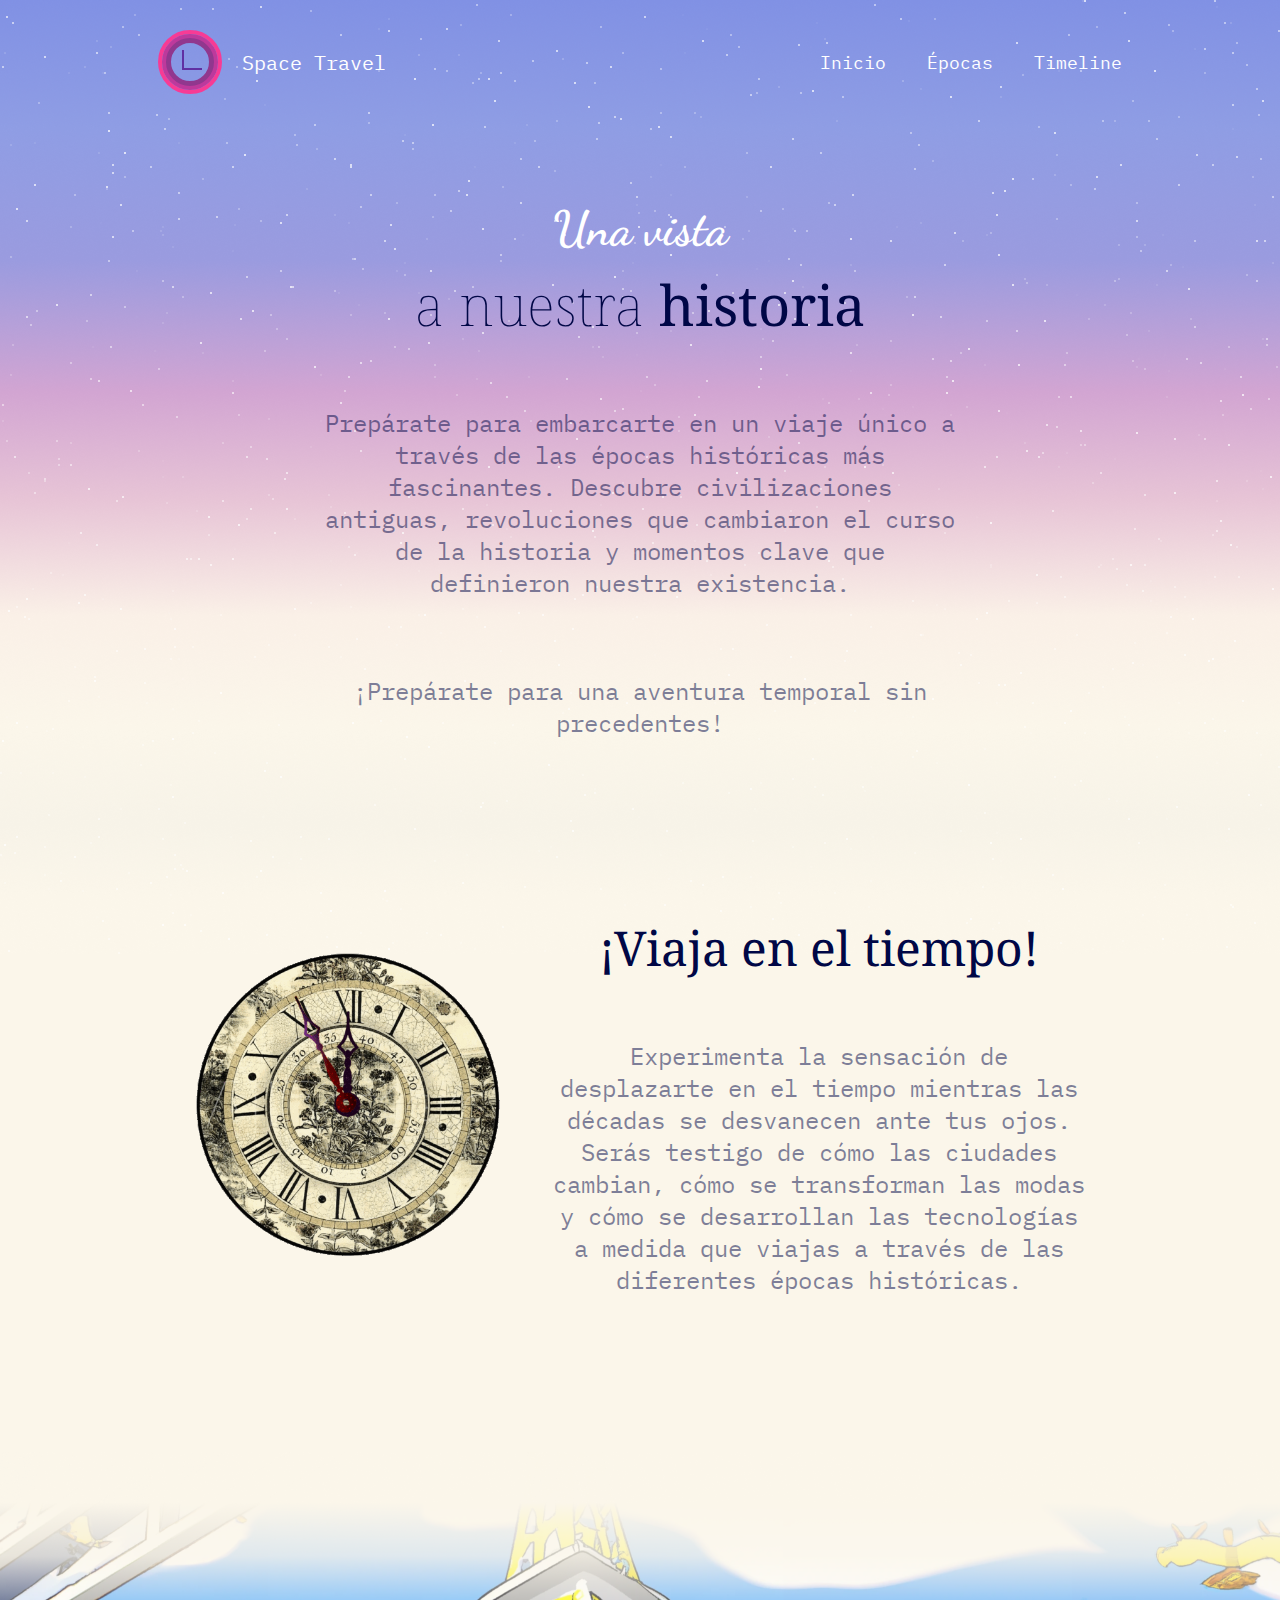
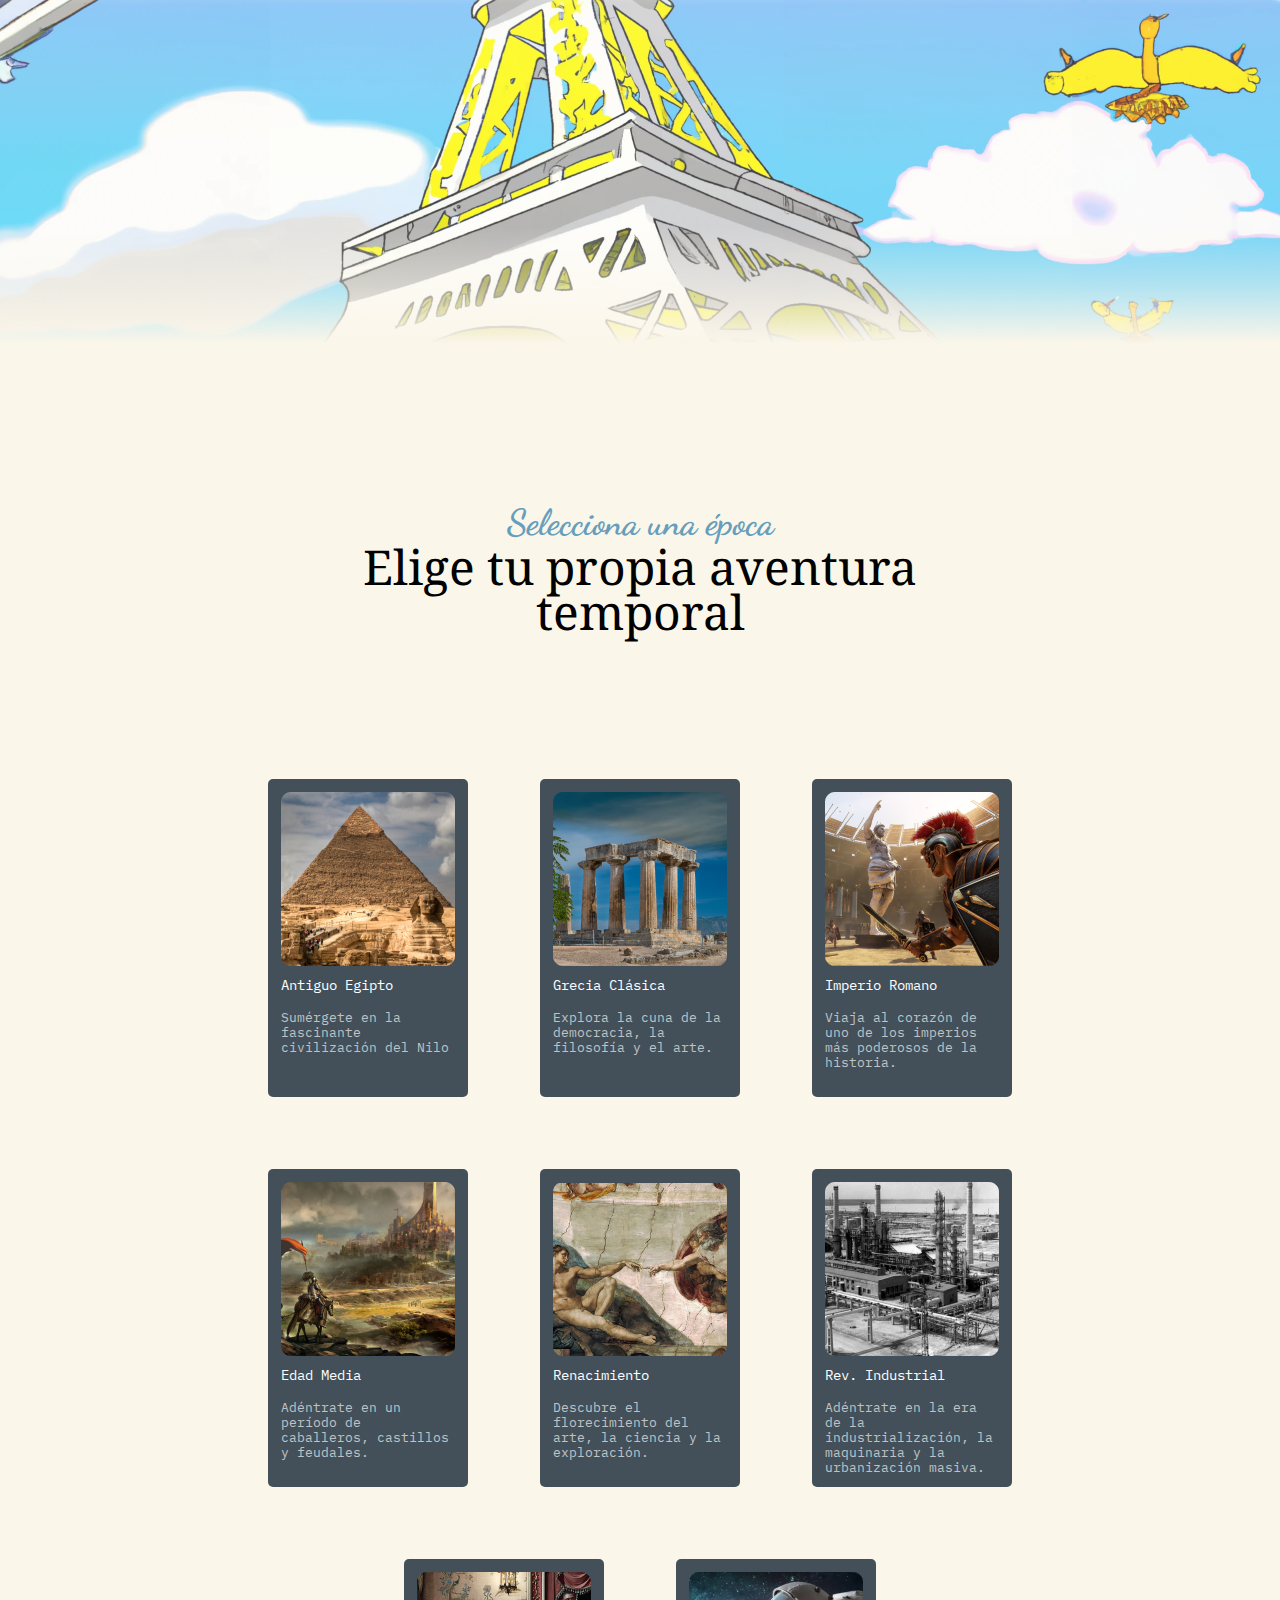
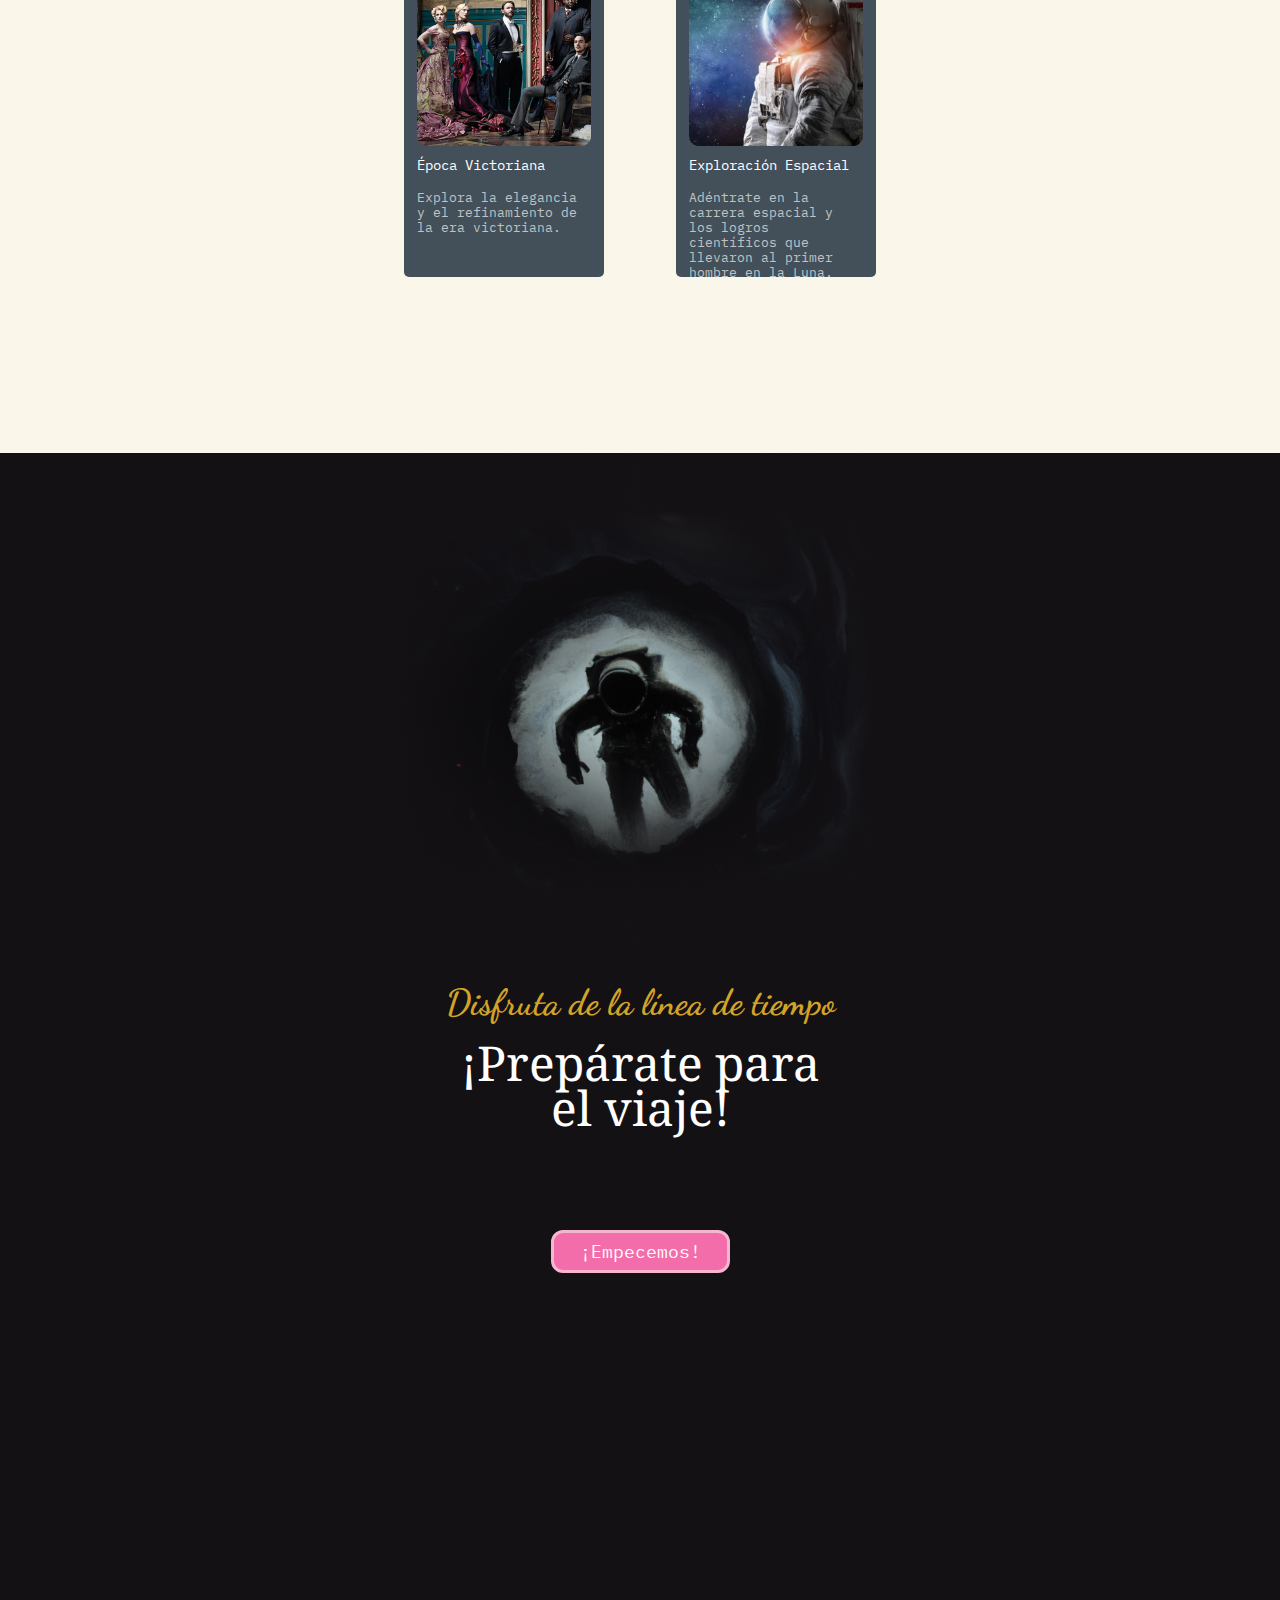
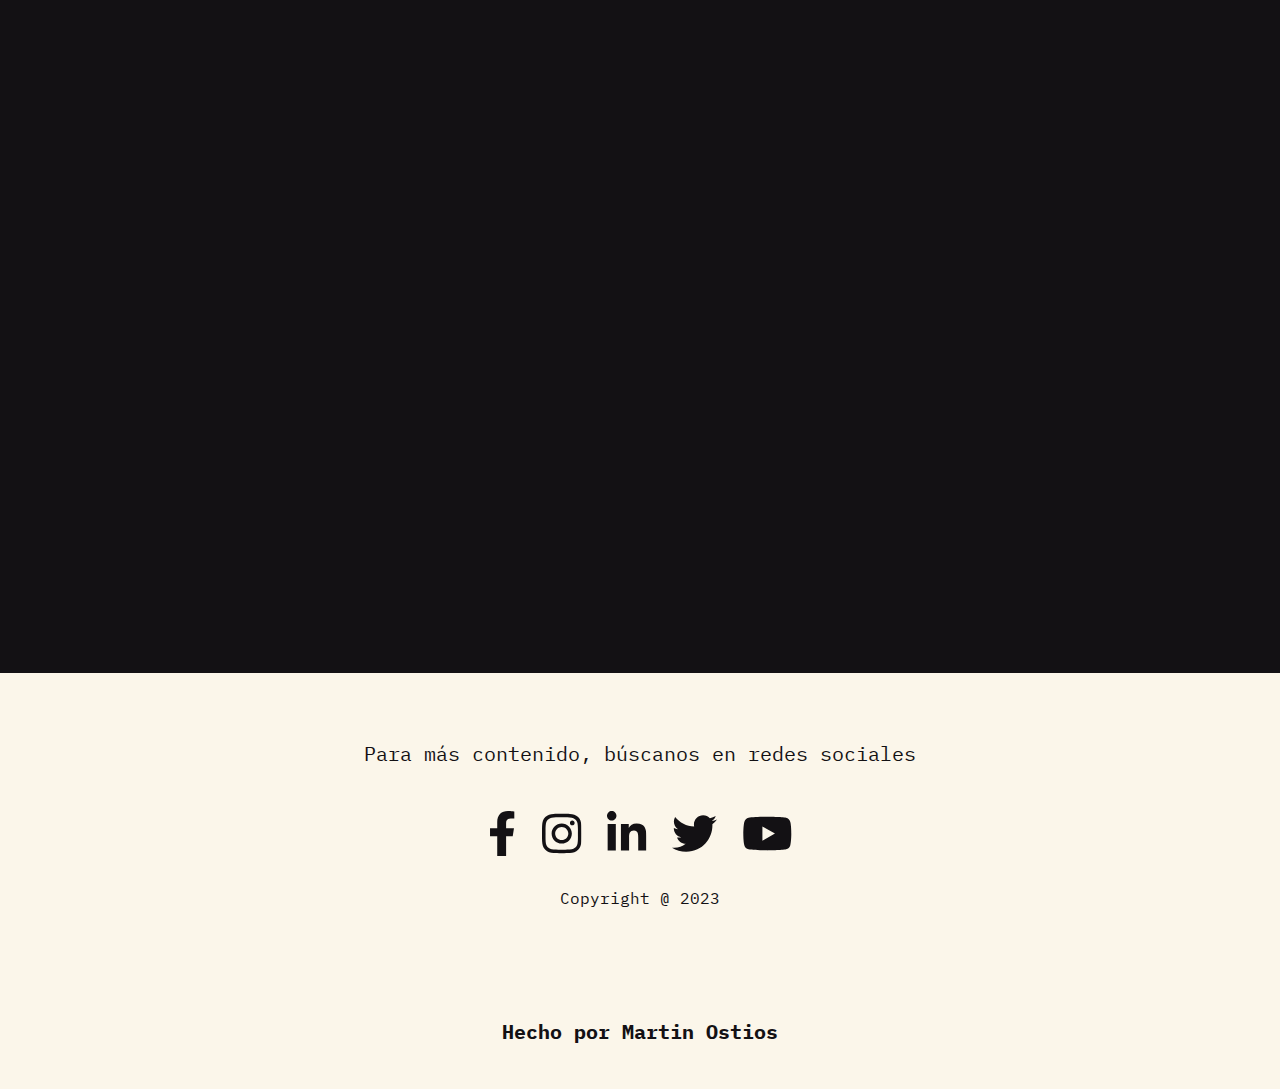
<file: index.html>
<!DOCTYPE html>
<html lang="en">

<head>
    <meta charset="UTF-8">
    <meta name="viewport" content="width=device-width, initial-scale=1.0">
    <title>Viajes en el tiempo</title>
    <link rel="stylesheet" href="public/style.css">
</head>

<body>
    <main>
        <header>
            <div class="logo">
                <img src="public/images/logo.svg" alt="">
                <p>Space Travel</p>
            </div>
            <div class="botones">
                <a href="#">
                    Inicio
                </a>
                <a href="#epoca">
                    Épocas
                </a>
                <a href="#timeline">
                    Timeline
                </a>
            </div>
        </header>
        <section class="landing">
            <h3>Una vista</h3>
            <h1>a nuestra <b>historia</b></h1>
            <p>
                Prepárate para embarcarte en un viaje único a través de las épocas históricas más fascinantes. Descubre
                civilizaciones antiguas, revoluciones que cambiaron el curso de la historia y momentos clave que
                definieron nuestra existencia.
            </p>
            <p>
                ¡Prepárate para una aventura temporal sin precedentes!
            </p>
        </section>
        <section class="seccion-reloj">
            <img src="public/images/reloj.gif" alt="">
            <div class="texto-reloj">
                <h2>¡Viaja en el tiempo!</h2>
                <p>Experimenta la sensación de desplazarte en el tiempo mientras las décadas se desvanecen ante tus
                    ojos.
                    Serás testigo de cómo las ciudades cambian, cómo se transforman las modas y cómo se desarrollan las
                    tecnologías a medida que viajas a través de las diferentes épocas históricas.</p>
            </div>
        </section>

        <section class="torre-eiffel">
        </section>
        <section class="seccion-epoca" id="epoca">
            <h3>Selecciona una época</h3>
            <h1>Elige tu propia aventura temporal</h1>
            <div class="epocas">
                <a href="antiguo-egipto.html" class="card-epoca">
                    <img src="public/images/antiguo-egipto.png" alt="">
                    <h3>Antiguo Egipto</h3>
                    <p>Sumérgete en la fascinante civilización del Nilo</p>
                </a>
                <a href="#" class="card-epoca">
                    <img src="public/images/grecia-clasica.png" alt="">
                    <h3>Grecia Clásica</h3>
                    <p>Explora la cuna de la democracia, la filosofía y el arte.</p>
                </a>
                <a href="#" class="card-epoca">
                    <img src="public/images/imperio-romano.png" alt="">
                    <h3>Imperio Romano</h3>
                    <p>Viaja al corazón de uno de los imperios más poderosos de la historia.</p>
                </a>
                <a href="#" class="card-epoca">
                    <img src="public/images/edad-media.png" alt="">
                    <h3>Edad Media</h3>
                    <p>Adéntrate en un período de caballeros, castillos y feudales.</p>
                </a>
                <a href="#" class="card-epoca">
                    <img src="public/images/renacimiento.png" alt="">
                    <h3>Renacimiento</h3>
                    <p>Descubre el florecimiento del arte, la ciencia y la exploración.</p>
                </a>
                <a href="#" class="card-epoca">
                    <img src="public/images/revolucion-industrial.png" alt="">
                    <h3>Rev. Industrial</h3>
                    <p>Adéntrate en la era de la industrialización, la maquinaria y la urbanización masiva.</p>
                </a>
                <a href="#" class="card-epoca">
                    <img src="public/images/epoca-victoriana.png" alt="">
                    <h3>Época Victoriana</h3>
                    <p>Explora la elegancia y el refinamiento de la era victoriana.</p>
                </a>
                <a href="#" class="card-epoca">
                    <img src="public/images/exploracion-espacial.png" alt="">
                    <h3>Exploración Espacial</h3>
                    <p>Adéntrate en la carrera espacial y los logros científicos que llevaron al primer hombre en la
                        Luna.</p>
                </a>
            </div>
        </section>
        <section class="seccion-timeline" id="timeline">
            <img src="public/images/astronauta.png" alt="">
            <h3>Disfruta de la línea de tiempo</h3>
            <h1>¡Prepárate para el viaje!</h1>
            <label for="check">¡Empecemos!</label>
            <input type="checkbox" name="check" id="check">
            <div class="test"></div>
            <div class="timeline">
                <div class="card-timeline">
                    <h3>3100 a.C. - 30 a.C.</h3>
                    <img src="public/images/antiguo-egipto.png" alt="">
                    <h1>Antiguo Egipto</h1>
                    <p>Auge del antiguo imperio, construcción de las pirámides, faraones y la vida cotidiana en el Nilo.
                    </p>
                </div>
                <div class="card-timeline">
                    <h3> 800 a.C. - 146 a.C.</h3>
                    <img src="public/images/grecia-clasica.png" alt="">
                    <h1>Grecia Clásica</h1>
                    <p>Desarrollo de la democracia, filosofía, teatro, Juegos Olímpicos y los imperios de Atenas y
                        Esparta.
                    </p>
                </div>
                <div class="card-timeline">
                    <h3>27 a.C. - 476 d.C.</h3>
                    <img src="public/images/imperio-romano.png" alt="">
                    <h1>Imperio Romano</h1>
                    <p>Expansión territorial, gobierno republicano e imperial, derecho romano, construcción de obras
                        arquitectónicas emblemáticas.
                    </p>
                </div>
                <div class="card-timeline">
                    <h3>476 d.C. - 1453 d.C.</h3>
                    <img src="public/images/edad-media.png" alt="">
                    <h1>Edad Media</h1>
                    <p>Feudalismo, reinos y señores feudales, caballeros, cruzadas, la peste negra y la consolidación de
                        la Iglesia Católica.
                    </p>
                </div>
                <div class="card-timeline">
                    <h3>siglos XIV-XVI</h3>
                    <img src="public/images/renacimiento.png" alt="">
                    <h1>Renacimiento</h1>
                    <p>Renovación cultural, arte y ciencia, descubrimientos geográficos, como el viaje de Colón a
                        América, y figuras como Leonardo da Vinci y Miguel Ángel.
                    </p>
                </div>
                <div class="card-timeline">
                    <h3>siglos XVIII-XIX</h3>
                    <img src="public/images/revolucion-industrial.png" alt="">
                    <h1>Revolución Industrial</h1>
                    <p>Cambios radicales en la producción y la sociedad con la mecanización, el desarrollo de la máquina
                        de vapor y la urbanización masiva.
                    </p>
                </div>
                <div class="card-timeline">
                    <h3>1837-1901</h3>
                    <img src="public/images/epoca-victoriana.png" alt="">
                    <h1>Época Victoriana</h1>
                    <p>Dominio del Reino Unido bajo la reina Victoria, expansión colonial, avances tecnológicos y
                        sociales, como la Revolución Industrial y la lucha por los derechos de la mujer.
                    </p>
                </div>
            </div>
        </section>
        <footer>
            <p>Para más contenido, búscanos en redes sociales</p>
            <div class="logos">
                <a href="https://facebook.com">
                    <img src="public/images/logo-facebook.svg" alt="">
                </a>
                <a href="#">
                    <img src="public/images/logo-instagram.svg" alt="">
                </a>
                <a href="#">
                    <img src="public/images/logo-linkedin.svg" alt="">
                </a>
                <a href="#">
                    <img src="public/images/logo-twitter.svg" alt="">
                </a>
                <a href="#">
                    <img src="public/images/logo-youtube.svg" alt="">
                </a>
            </div>
            <span>Copyright @ 2023</span>
            <p><b>Hecho por Martin Ostios</b></p>
        </footer>
    </main>

</body>

</html>
</file>
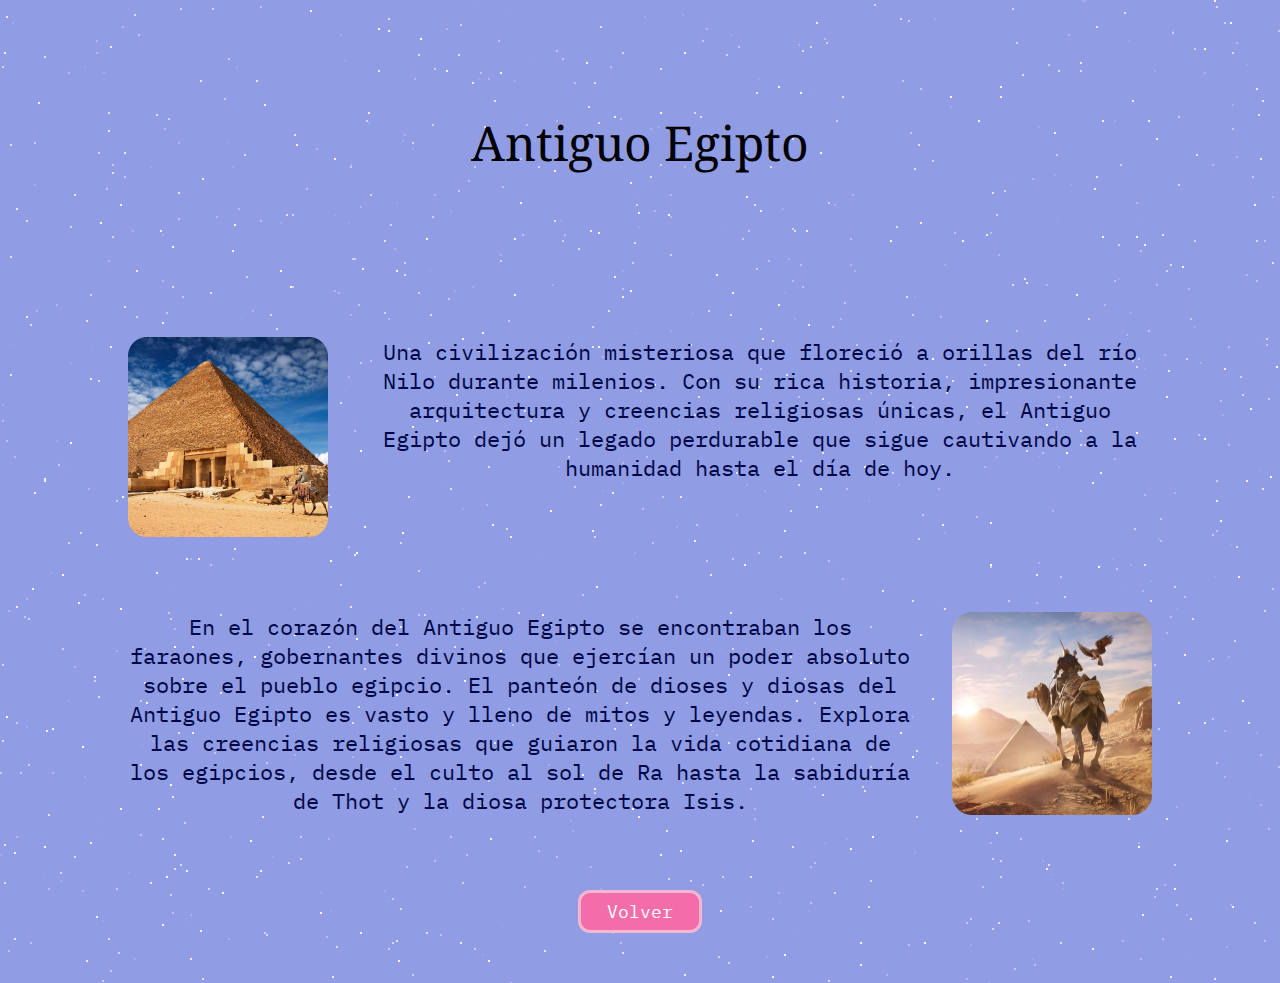
<file: antiguo-egipto.html>
<!DOCTYPE html>
<html lang="en">
<head>
    <meta charset="UTF-8">
    <meta name="viewport" content="width=device-width, initial-scale=1.0">
    <title>Viajes en el tiempo</title>
    <link rel="stylesheet" href="public/seccion.css">
</head>
<body>
    <main>
        <h1>Antiguo Egipto</h1>
        <div>
            <img src="public/images/seccion-egipto-1.png" alt="">
            <p>Una civilización misteriosa que floreció a orillas del río Nilo durante milenios. Con su rica historia, impresionante arquitectura y creencias religiosas únicas, el Antiguo Egipto dejó un legado perdurable que sigue cautivando a la humanidad hasta el día de hoy.</p>
        </div>
        <div>
            <p>En el corazón del Antiguo Egipto se encontraban los faraones, gobernantes divinos que ejercían un poder absoluto sobre el pueblo egipcio. El panteón de dioses y diosas del Antiguo Egipto es vasto y lleno de mitos y leyendas. Explora las creencias religiosas que guiaron la vida cotidiana de los egipcios, desde el culto al sol de Ra hasta la sabiduría de Thot y la diosa protectora Isis.</p>
            <img src="public/images/seccion-egipto-2.png" alt="">
        </div>
        <a href="index.html">Volver</a>
    </main>
</body>
</html>
</file>
<file: public/style.css>
@import url('https://fonts.googleapis.com/css2?family=Dancing+Script:wght@700&family=IBM+Plex+Mono:wght@300;400;500&family=Noto+Serif:wght@100;500;700&display=swap');

* {
    margin: 0;
    padding: 0;
    box-sizing: border-box;
    scroll-behavior: smooth;
}

body {
    background-color: #FBF6EA;
}

main {
    background: url(images/background.png);
    height: 954px;
    display: flex;
    flex-direction: column;
    align-items: center;
}

header {
    display: flex;
    color: #FFF;
    font-family: IBM Plex Mono;
    font-size: 20px;
    font-style: normal;
    font-weight: 400;
    line-height: normal;
    width: 80%;
    align-items: center;
    justify-content: space-between;
    padding: 30px;
    flex-wrap: wrap;
}

.logo {
    display: flex;
    align-items: center;
    cursor: pointer;
    gap: 20px;
}

.botones {
    display: flex;
    gap: 41px;
}

.botones>a {
    color: #FFF;
    font-family: IBM Plex Mono;
    background-color: rgba(250, 235, 215, 0);
    font-size: 18px;
    font-style: normal;
    font-weight: 400;
    line-height: normal;
    text-decoration: none;
}

.landing {
    margin-top: 76px;
    display: flex;
    flex-direction: column;
    align-items: center;
}

.landing>h3 {
    color: #FFF;
    text-align: center;
    font-family: Dancing Script;
    font-size: 48px;
    font-style: normal;
    font-weight: 700;
    line-height: normal;
    margin-bottom: 9px;
}

.landing>h1 {
    color: #000746;
    text-align: center;
    font-family: Noto Serif;
    font-size: 56px;
    font-style: normal;
    font-weight: 100;
    line-height: normal;
    margin-bottom: 65px;
}

.landing>p {
    color: rgba(0, 7, 70, 0.50);
    text-align: center;
    font-family: IBM Plex Mono;
    font-size: 24px;
    font-style: normal;
    font-weight: 400;
    line-height: normal;
    margin-bottom: 76px;
    width: 50%;
}

.seccion-reloj {
    display: flex;
    align-items: center;
    width: 70%;
    justify-content: center;
    gap: 44px;
    margin-top: 100px;
    margin-bottom: 156px;
}

.seccion-reloj>img {
    width: 35%;
}

.texto-reloj {
    width: 65%;
    display: flex;
    flex-direction: column;
    gap: 60px;
}


.texto-reloj>h2 {
    color: #000746;
    text-align: center;
    font-family: Noto Serif;
    font-size: 48px;
    font-style: normal;
    font-weight: 400;
    line-height: normal;
}

.texto-reloj>p {
    color: rgba(0, 7, 70, 0.50);
    text-align: center;
    font-family: IBM Plex Mono;
    font-size: 24px;
    font-style: normal;
    font-weight: 400;
    line-height: normal;
}

.torre-eiffel {
    background-image: url(images/torre-eiffel.png);
    background-position: center center;
    width: 100%;
    height: 513px;
    flex-shrink: 0;
}


.seccion-epoca {
    margin-top: 136px;
    display: flex;
    flex-direction: column;
    align-items: center;
    justify-content: center;
    margin-bottom: 176px;
}

.seccion-epoca>h3 {
    color: #669EBC;
    font-family: Dancing Script;
    font-size: 36px;
    font-style: normal;
    font-weight: 700;
    line-height: normal;
}

.seccion-epoca>h1 {
    color: #000;
    width: 50%;
    text-align: center;
    font-family: Noto Serif;
    font-size: 48px;
    font-style: normal;
    font-weight: 400;
    line-height: 45px;
}

.epocas {
    display: flex;
    margin-top: 145px;
    flex-wrap: wrap;
    gap: 72px;
    width: 60%;
    align-items: center;
    justify-content: center;
}

.card-epoca {
    width: 200px;
    height: 318px;
    flex-shrink: 0;
    border-radius: 5px;
    transition: transform .3s;
    background: #435059;
    padding: 13px;
    transform: scale(1);
    text-decoration: none;
}

.card-epoca:hover {
    transform: scale(1.05);
}

.card-epoca>h3 {
    color: #FFF;
    font-family: IBM Plex Mono;
    font-size: 14px;
    font-style: normal;
    font-weight: 400;
    line-height: 15px;
    margin-top: 8px;
}

.card-epoca>p {
    color: rgba(255, 255, 255, 0.67);
    font-family: IBM Plex Mono;
    font-size: 13px;
    font-style: normal;
    font-weight: 400;
    line-height: 15px;
    margin-top: 17px;
}

.seccion-timeline {
    background-color: #131114;
    width: 100%;
    display: flex;
    flex-direction: column;
    align-items: center;
    position: relative;
}

.seccion-timeline>h3 {
    color: #D3A327;
    font-family: Dancing Script;
    text-align: center;
    font-size: 36px;
    font-style: normal;
    font-weight: 700;
    line-height: normal;
    margin-top: 36px;
}

.seccion-timeline>h1 {
    color: #FFF;
    text-align: center;
    width: 30%;
    font-family: Noto Serif;
    font-size: 48px;
    font-style: normal;
    font-weight: 400;
    line-height: 45px;
    margin-top: 16px;
    /* 93.75% */
}

.seccion-timeline>label {
    background-color: #F26DAA;
    border-style: solid;
    border-radius: 12px;
    border-color: #F7B6D0;
    color: #FFF;
    font-family: IBM Plex Mono;
    font-size: 18px;
    font-style: normal;
    font-weight: 400;
    line-height: normal;
    padding: 7px 26px 7px 26px;
    margin-top: 100px;
    cursor: pointer;
    transition: opacity .4s;
    opacity: 1;
    margin-bottom: 1000px;
}

#check{
    display: none;
}

.seccion-timeline>label:hover {
    opacity: 0.9;
}

.timeline {
    display: flex;
    flex-direction: row-reverse;
    position: absolute;
    left: -1050%;
    bottom: 350px;
    gap: 300px;
}

.card-timeline {
    display: flex;
    flex-direction: column;
    align-items: center;
    justify-content: center;
    width: 450px;
    padding-bottom: 80px;
}

.card-timeline>h3 {
    color: #FFF;
    text-align: center;
    font-family: IBM Plex Mono;
    font-size: 18px;
    font-style: normal;
    font-weight: 400;
    line-height: normal;
}

.card-timeline>img {
    width: 227px;
    height: 227px;
    flex-shrink: 0;
    border-radius: 50%;
    margin-top: 16px;
}

.card-timeline>h1 {
    color: #FFF;
    text-align: center;
    font-family: IBM Plex Mono;
    font-size: 24px;
    font-style: normal;
    font-weight: 400;
    line-height: normal;
    margin-top: 15px;
}

.card-timeline>p {
    color: rgba(255, 255, 255, 0.67);
    text-align: center;
    font-family: IBM Plex Mono;
    font-size: 18px;
    font-style: normal;
    font-weight: 400;
    line-height: normal;
    width: 80%;
    margin-top: 19px;
}

footer {
    display: flex;
    flex-direction: column;
    align-items: center;
    padding-top: 67px;
}

footer>p {
    color: #131114;
    font-family: IBM Plex Mono;
    font-size: 20px;
    font-style: normal;
    font-weight: 400;
    line-height: normal;
    margin-bottom: 44px;
    text-align: center;
}

footer>span {
    color: #131114;
    font-family: IBM Plex Mono;
    font-size: 16px;
    font-style: normal;
    font-weight: 400;
    line-height: normal;
    margin-bottom: 110px;
    margin-top: 28px;
}

.logos {
    display: flex;
    gap: 25px;
    flex-wrap: wrap;
}



/*
Parte responsive
*/

@media screen and (width < 750px) {

    /*Navbar*/
    header {
        flex-direction: column;
        gap: 20px;
        width: 95%;
        padding: 10px;
    }

    .seccion-reloj>img {
        width: 60%;
    }

    .seccion-reloj {
        flex-direction: column;
    }

    .texto-reloj {
        width: 100%;
    }

    .texto-reloj>p {
        font-size: 18px;
    }

    .texto-reloj>h2 {
        font-size: 36px;
    }

    .landing>p {
        width: 80%;
        font-size: 18px;
    }

    .seccion-epoca>h1 {
        width: 70%;
        font-size: 36px;
    }

    .seccion-epoca>h3 {
        font-size: 28px;
    }

    .seccion-timeline>h1 {
        width: 80%;
        font-size: 36px;
    }

    .seccion-timeline>h3 {
        font-size: 28px;
    }

    .seccion-timeline>img {
        width: 80%;
    }
    .card-timeline{
        width: 300px;
    }

    .card-timeline>p {
        width: 100%;
    }

    footer>p {
        font-size: 14px;
    }

    footer>span {
        font-size: 12px;
    }

}


/*
Parte animaciones
*/


#check:checked ~ .timeline{
    animation-name: timeline;
    animation-duration: 70s;
    animation-timing-function: linear;
}

@keyframes timeline{
    0%{
        left: -1050%;
    }
    4%{
        left: -950%;
    }
    12%{
        left: -950%;
    }
    16%{
        left: -790%;
    }
    24%{
        left: -790%;
    }
    28%{
        left: -630%;
    }
    36%{
        left: -630%;
    }
    40%{
        left: -468%;
    }
    48%{
        left: -468%;
    }
    52%{
        left: -310%;
    }
    60%{
        left: -310%;
    }
    64%{
        left: -148%;
    }
    72%{
        left: -148%;
    }
    76%{
        left: 10%;
    }
    84%{
        left: 10%;
    }
    88%{
        left: 164%;
    }
    100%{
        left: 164%;
    }
}
</file>
<file: public/seccion.css>
@import url('https://fonts.googleapis.com/css2?family=Dancing+Script:wght@700&family=IBM+Plex+Mono:wght@300;400;500&family=Noto+Serif:wght@100;500;700&display=swap');

* {
    margin: 0;
    padding: 0;
    box-sizing: border-box;
}

main {
    width: 100%;
    background-image: url(images/background-secciones.png);
    display: flex;
    flex-direction: column;
    align-items: center;
    gap: 75px;
}

div {
    display: flex;
    width: 80%;
    gap: 40px;
}

h1 {
    color: #000;
    text-align: center;
    font-family: Noto Serif;
    font-size: 48px;
    font-style: normal;
    font-weight: 400;
    line-height: 45px;
    margin-top: 120px;
    margin-bottom: 97px;
    /* 93.75% */
}

p {
    color: #000746;
    text-align: center;
    font-family: IBM Plex Mono;
    font-size: 22px;
    font-style: normal;
    font-weight: 400;
    line-height: normal;
}




a {
    background-color: #F26DAA;
    border-style: solid;
    border-radius: 12px;
    border-color: #F7B6D0;
    color: #FFF;
    font-family: IBM Plex Mono;
    font-size: 18px;
    font-style: normal;
    font-weight: 400;
    line-height: normal;
    padding: 7px 26px 7px 26px;
    cursor: pointer;
    text-decoration: none;
    transition: opacity .4s;
    opacity: 1;
    margin-bottom: 50px;
}

a:hover {
    opacity: 0.8;
}

@media screen and (width < 750px){
    div{
        flex-direction: column-reverse;
    }
    h1{
        margin-top: 20px;
        font-size: 36px;
        margin-bottom: 0;
    }

    p{
        font-size: 18px;
    }
}
</file>
